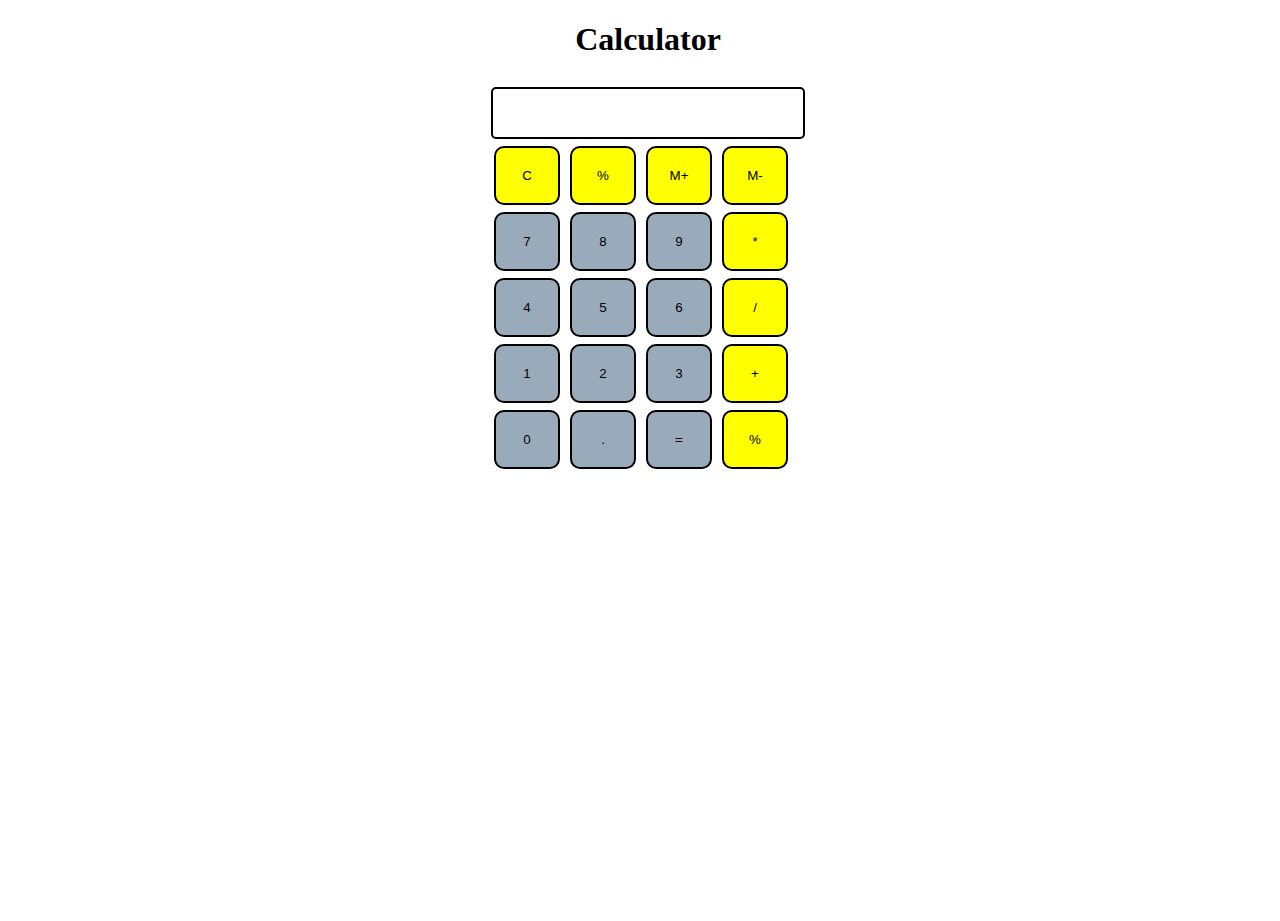
<file: Calculator/index.html>
<!DOCTYPE html>
<html lang="en">
<head>
    <meta charset="UTF-8">
    <meta http-equiv="X-UA-Compatible" content="IE=edge">
    <meta name="viewport" content="width=device-width, initial-scale=1.0">
    <title>Calculator</title>
    <link rel="stylesheet" href="style.css">
    <link rel="stylesheet" href="utils.css">
</head>
<body>
    
 <h1 class="text-center">Calculator</h1>

 <div class="container  flex flex-col  items-center mx-auto ">

    <div class="row">

     <input class="input" type="text"/>


     <div class="row">
        <button class="button" id="color">C</button>
        <button class="button" id="color">%</button>
        <button class="button" id="color">M+</button>
        <button class="button" id="color">M-</button>
    </div>

    <div class="row">
        <button class="button"  id="color1" >7</button>
        <button class="button"  id="color1">8</button>
        <button class="button"  id="color1">9</button>
        <button class="button" id="color">*</button>
    </div>
    <div class="row">
        <button class="button"  id="color1">4</button>
        <button class="button"  id="color1">5</button>
        <button class="button"  id="color1">6</button>
        <button class="button"  id="color">/</button>
    </div>
    <div class="row">
        <button class="button"  id="color1">1</button>
        <button class="button" id="color1">2</button>
        <button class="button"  id="color1">3</button>
        <button class="button" id="color">+</button>
    </div>
    <div class="row">
        <button class="button"  id="color1">0</button>
        <button class="button"  id="color1">.</button>
        <button class="button"  id="color1">=</button>
        <button class="button" id="color">%</button>
    </div>
 </div>
</div>



  <script src="script.js"></script>
</body>
</html>
</file>
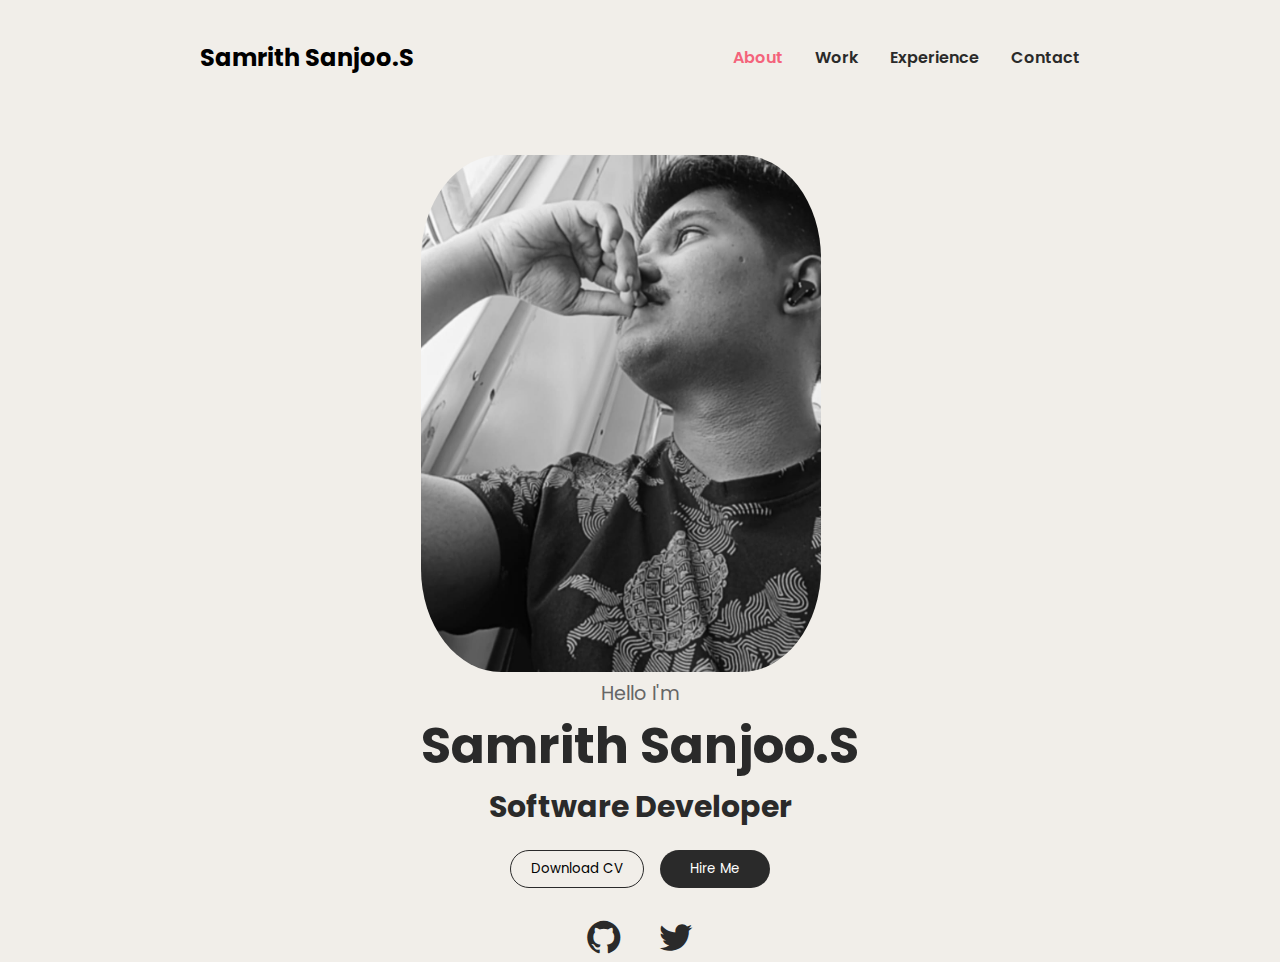
<file: Portfolio/index.html>
<!DOCTYPE html>
<html lang="en">

<head>
    <meta charset="UTF-8">
    <meta name="viewport" content="width=device-width, initial-scale=1.0">
    <title>Portfolio Website using HTML & CSS</title>
    <link rel="stylesheet" href="style.css">
    <!-- Boxicons CSS -->
    <link href='https://unpkg.com/boxicons@2.1.4/css/boxicons.min.css' rel='stylesheet'>
    <style>
        /* Add CSS styling here */
        .contact-section {
            margin-top: 20px;
            font-family: Arial, sans-serif;
        }
        .contact-item {
            margin-bottom: 10px;
        }
        .contact-label {
            font-weight: bold;
        }
        .contact-link {
            text-decoration: none;
            color: #007bff;
        }
    </style>




</head>

<body onload="document.body.style.opacity='1'">
    <div class="hero">
        <div class="nav">
            <div class="logo">
                <h2>Samrith Sanjoo.S</h2>
            </div>
            <div class="link">
                <ul>
                    <li><a href="#" class="active" onclick="showSection('about')">About</a></li>
                    <li><a href="#" onclick="showSection('work')">Work</a></li>
                    <li><a href="#" onclick="showSection('experience')">Experience</a></li>
                    <li><a href="#" onclick="showSection('contact')">Contact</a></li>
                </ul>
            </div>
        </div>

        <div id="main-content">
            <div class="main" id="about">
                <img src="img/myimage.jpeg" alt="men" class="men" style="border-radius: 20%;">
                <div class="main-detil">
                    <p>Hello I'm</p>
                    <h1>Samrith Sanjoo.S</h1>
                    <h4>Software Developer</h4>

                    <div class="btn">
                        <a href="resume.pdf" download="Samrith_Resume.pdf">
                            <button type="button">Download CV</button>
                        </a>
                        <button type="button" class="btn-2" onclick="hireMe()">Hire Me</button>
                    </div>

                    <div class="social">
                        <i class='bx bxl-github' onclick="redirectTo('https://github.com/Samrith31')"></i>
                        <i class='bx bxl-twitter' onclick="redirectTo('https://twitter.com/samrith31')"></i>
                    </div>
                </div>
            </div>

            <div id="work" style="display:none;">
                <h1>My Work</h1><br> 
                <h3>Woo (A Social Media Website)</h3><br> 
                Woo is a twitter kind of social media website which is developed
                using nodejs,express,mongodb. 
                In this the user can post a woot,rewoot a woot,comment for a woot
                and perfom all kinds of social media activities.<br>

                <h3>Ticket Flick - (A Online Movie Ticket Booking Website)</h3><br> 
                This is an online movie ticket booking website which is built using
                HTML, CSS , JavaScript,PHP,SQL 
                The user will be able to select the cities,movies,theatres,seats and
                futher payment .<br>

                <h3>Phonebook - (Android App) </h3><br> 
                This is an Contact app kind of android app where the user can add a
                person details,photo,save,edit,delete 
                This uses databases in the android studio  .<br>



            </div>
            <div id="experience" style="display:none;">
                <h2>My Experience</h2>
                <br>
                <h3>Throughout my academic journey, I've had the privilege of immersing myself in a multitude of projects, spanning from classroom assignments to collaborative initiatives outside of college walls. These experiences have not only deepened my understanding of software engineering principles but also honed my ability to adapt and innovate in diverse environments. Additionally, my participation in industrial visits has provided invaluable insights into real-world applications of technology, exposing me to industry best practices and fostering connections with professionals in the field. Each project, whether academic or extracurricular, has contributed to my growth as a software engineer, equipping me with the skills and confidence to tackle complex challenges and make meaningful contributions to the ever-evolving landscape of technology.</h3>
            </div>
            <div id="contact" style="display:none;">
                <h2>Contact Me</h2>
                <div class="contact-section">
                    <div class="contact-item">
                        <span class="contact-label">Name:</span> Samrith Sanjoo.S
                    </div>
                    <div class="contact-item">
                        <span class="contact-label">Email:</span> samrithsanjoo@gmail.com
                    </div>
                    <div class="contact-item">
                        <span class="contact-label">Phone:</span> Your 8197927209
                    </div>
                    <div class="contact-item">
                        <span class="contact-label">LinkedIn:</span> <a href="https://www.linkedin.com/in/samrith-sanjoo-76878b309/" class="contact-link">My LinkedIn Profile</a>
                    </div>
                    <div class="contact-item">
                        <span class="contact-label">GitHub:</span> <a href="https://github.com/Samrith31" class="contact-link">MY GitHub Profile</a>
                    </div>
                   
                </div>
            </div>
        </div>
    </div>

    <script>
        function showSection(sectionId) {
            const sections = document.querySelectorAll('#main-content > div');
            sections.forEach(section => {
                section.style.display = section.id === sectionId ? 'block' : 'none';
            });

            // Update the active link
            const links = document.querySelectorAll('.nav .link a');
            links.forEach(link => {
                link.classList.toggle('active', link.getAttribute('onclick').includes(sectionId));
            });
        }

        function hireMe() {
            // Redirect to a contact or hire me page
            window.location.href = 'https://www.linkedin.com/in/samrith-sanjoo-76878b309/';
        }

        function redirectTo(url) {
            window.open(url, '_blank');
        }

        // Set 'About' section as default visible section
        document.addEventListener('DOMContentLoaded', () => {
            showSection('about');
        });
    </script>

    
</body>
</html>
</file>
<file: Calculator/style.css>
html,body{
    height: 100%;
    width: 100%;
}

.button{
    width: 66px;
    padding:20px;
    margin:0 3px;
    border:2px solid black;
    border-radius:10px;
    cursor: pointer;
}



.row{
    margin:7px 0px;
    
}

.row input{
    margin:0;
    font-size: 24px;
    padding: 10px 0px;
    border:2px solid black;
    border-radius:5px;
    
}

#color{
    background: yellow;
}

#color1{
    background: #9ab;
}
</file>
<file: Calculator/utils.css>
.text-center{
    text-align: center;
}

.mx-auto{
    margin:auto;
}



.flex{
    display: flex;
}

.flex-col{
    flex-direction: column;
}

.items-center{
    align-items: center;
}

.justify-center{
    justify-content: center;
}
</file>
<file: Portfolio/style.css>
@import url("https://fonts.googleapis.com/css2?family=Poppins:ital,wght@0,100;0,200;0,300;0,400;0,500;0,600;0,700;0,800;0,900;1,100;1,200;1,300;1,400;1,500;1,600;1,700;1,800;1,900&family=Rubik:ital,wght@0,300..900;1,300..900&display=swap");

/* Global styles */
* {
    margin: 0;
    padding: 0;
    font-family: 'Poppins', sans-serif;
}
/* 
body {
    opacity: 0;
    transition: opacity 3s;
    background-color: var( #f9d678);
} */
body {
    font-family: "Poppins", sans-serif;
  
    opacity: 0;
    transition: opacity 3s;
  
  background-color: #f1eee9;
  }
  

/* Hero section styling */
.hero {
    width: 100%;
    height: 100vh;
}

/* Navigation styling */
.nav {
    display: flex;
    justify-content: space-between;
    align-items: center;
    padding: 40px 200px;
}

.nav .link ul {
    display: flex;
    align-items: center;
    justify-content: center;
    gap: 2rem;
    list-style: none;
}

.nav .link ul a {
    text-decoration: none;
    color: #2a2a2a;
    font-weight: 600;
    transition: all 200ms ease-in-out;
}

.nav .link ul a.active {
    color: #f4637b;
}

.nav .link ul a:hover {
    color: #f4637b;
}

/* Main content styling */
.main {
    display: flex;
    align-items: center;
    justify-content: center;
    gap: 6rem;
    margin-top: 40px;
    flex-wrap: wrap;
}

.main .men {
    width: 400px;
    transition: all 200ms ease;
    cursor: pointer;
}

.main .men:hover {
    transform: scale(1.3);
}

.main .main-detil {
    text-align: center;
    color: #2a2a2a;
    flex: 1; /* Allow the information to grow and take up remaining space */
}

.main .main-detil p {
    font-size: 1.2em;
    color: #666;
}

.main .main-detil h1 {
    font-size: 50px;
}

.main .main-detil h4 {
    font-size: 30px;
    margin-bottom: 20px;
}

/* Button styling */
.main .btn {
    display: flex;
    justify-content: center;
    gap: 1rem;
    margin-bottom: 30px;
}

.main .btn button {
    padding: 8px 20px;
    background: transparent;
    border-radius: 30px;
    border: 1px solid #2a2a2a;
    cursor: pointer;
}

.main .btn .btn-2 {
    padding: 8px 30px;
    background: #2a2a2a;
    color: #fff;
    border: none;
    outline: none;
    transition: all 200ms ease-in-out;
}

.main .btn .btn-2:hover {
    background: #f4637b;
    transform: scale(1.1);
}

/* Social icons styling */
.social i {
    color: #2a2a2a;
    font-size: 40px;
    margin: 0px 14px;
    transition: all 200ms ease-in-out;
    cursor: pointer;
}

.social i:hover {
    color: #f4637b;
}

/* Section styling */
#main-content {
    width: 100%;
    display: flex;
    flex-direction: column;
    align-items: center;
}

#work,
#experience,
#contact {
    display: none;
    width: 80%;
    max-width: 800px;
    padding: 20px;
    text-align: center;
}

#work h2,
#experience h2,
#contact h2 {
    font-size: 2em;
    margin-bottom: 20px;
    color: #333;
}

/* Subscribe button styling */
.sub-btn a {
    position: absolute;
    bottom: 60px;
    right: 50px;
    padding: 10px 20px;
    background: red;
    color: #fff;
    font-size: 20px;
    text-decoration: none;
    border-radius: 6px;
    transition: background 200ms ease-in-out;
}

.sub-btn a:hover {
    background: #f4637b;
}
</file>
